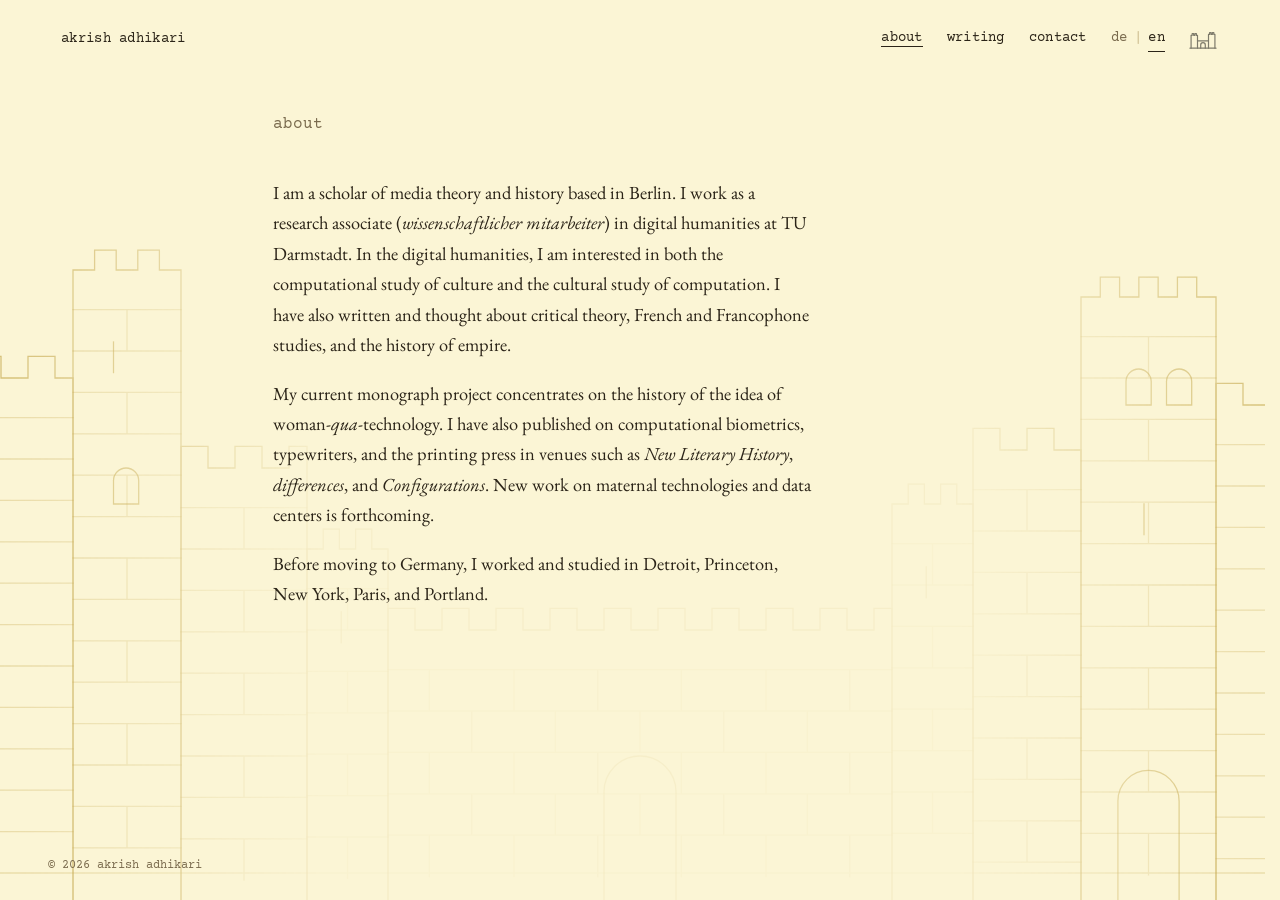
<file: about.html>
<!DOCTYPE html>
<html lang="en">
<head>
<meta charset="utf-8">
<meta name="viewport" content="width=device-width, initial-scale=1">
<title data-de="über mich: akrish adhikari">about: akrish adhikari</title>
<link rel="preconnect" href="https://fonts.googleapis.com">
<link href="https://fonts.googleapis.com/css2?family=Courier+Prime:ital@0;1&family=EB+Garamond:ital,wght@0,400;0,500;1,400&display=swap" rel="stylesheet">
<link rel="canonical" href="https://www.akrishadhikari.com/about.html">
<link rel="stylesheet" href="style-v26.css">
</head>
<body>
<nav>
  <a class="brand" href="index.html">akrish adhikari</a>
  <ul>
    <li><a href="about.html" aria-current="page" data-de="über mich">about</a></li>
    <li><a href="publications.html" data-de="schriften">writing</a></li>
    <li><a href="contact.html" data-de="kontakt">contact</a></li>
    <li class="lang"><button type="button" data-set-lang="de" lang="de">de</button><span aria-hidden="true">|</span><button type="button" data-set-lang="en" lang="en">en</button></li>
    <li><button class="fort-btn" id="fort" type="button" aria-label="Draw the fortress" title="fortress" data-de-aria-label="Festung zeichnen" data-de-title="festung"><svg viewBox="0 0 30 24" width="28" height="22" aria-hidden="true" fill="none" stroke="currentColor" stroke-width="1.3" stroke-linecap="round" stroke-linejoin="round"><path d="M2 22V8H3.2V6H4.8V8H6.2V6H7.8V8H9V22"/><path d="M9 14H21"/><path d="M21 22V7H22.2V5H23.8V7H25.2V5H26.8V7H28V22"/><path d="M12.5 22V18.5a2.5 2.5 0 0 1 5 0V22"/><path d="M0.8 22H29.2"/></svg></button></li>
  </ul>
</nav>
<main>
<div class="page">
  <h1 data-de="über mich">about</h1>
  <p data-de="Ich forsche zu Medientheorie und Mediengeschichte und lebe in Berlin. An der TU Darmstadt arbeite ich als wissenschaftlicher Mitarbeiter in den Digital Humanities. Dort interessiere ich mich sowohl für die computergestützte Erforschung der Kultur als auch für die kulturwissenschaftliche Erforschung des Computers. Außerdem habe ich mich mit kritischer Theorie, Französistik und Frankophonie-Studien sowie der Geschichte von Imperien beschäftigt.">I am a scholar of media theory and history based in Berlin. I work as a research associate (<i>wissenschaftlicher mitarbeiter</i>) in digital humanities at TU Darmstadt. In the digital humanities, I am interested in both the computational study of culture and the cultural study of computation. I have also written and thought about critical theory, French and Francophone studies, and the history of empire.</p>
  <p data-de="Mein aktuelles Buchprojekt widmet sich der Geschichte der Vorstellung von der Frau-&lt;i&gt;qua&lt;/i&gt;-Technologie. Außerdem habe ich zu computergestützter Biometrie, zur Schreibmaschine und zum Buchdruck publiziert, unter anderem in &lt;i&gt;New Literary History&lt;/i&gt;, &lt;i&gt;differences&lt;/i&gt; und &lt;i&gt;Configurations&lt;/i&gt;. Neue Arbeiten zu mütterlichen Technologien und Rechenzentren erscheinen demnächst.">My current monograph project concentrates on the history of the idea of woman-<i>qua</i>-technology. I have also published on computational biometrics, typewriters, and the printing press in venues such as <i>New Literary History</i>, <i>differences</i>, and <i>Configurations</i>. New work on maternal technologies and data centers is forthcoming.</p>
  <p data-de="Bevor ich nach Deutschland kam, habe ich in Detroit, Princeton, New York, Paris und Portland gearbeitet und studiert.">Before moving to Germany, I worked and studied in Detroit, Princeton, New York, Paris, and Portland.</p>
</div>
</main>
<footer>&copy; 2026 akrish adhikari</footer>
<script src="lang-v25.js"></script>
<script src="fortress-v24.js"></script>
</body>
</html>
</file>
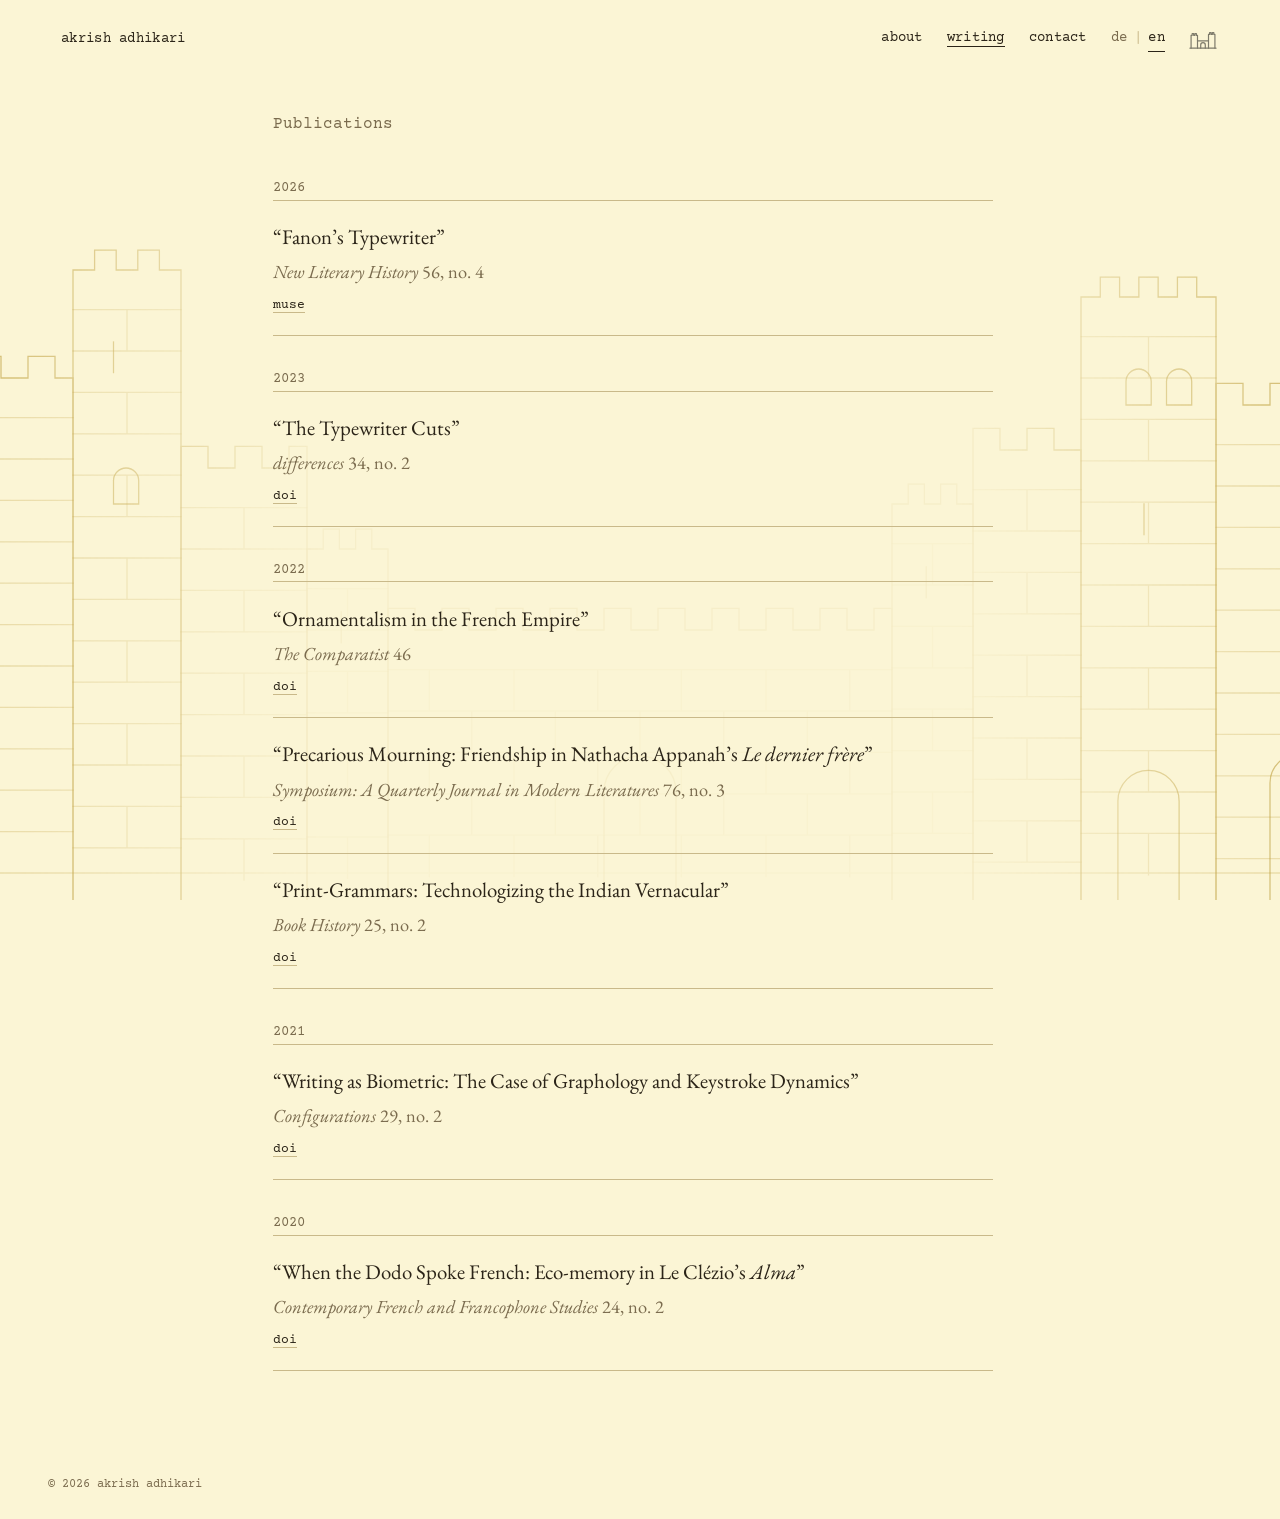
<file: publications.html>
<!DOCTYPE html>
<html lang="en">
<head>
<meta charset="utf-8">
<meta name="viewport" content="width=device-width, initial-scale=1">
<title data-de="schriften: akrish adhikari">publications: akrish adhikari</title>
<link rel="preconnect" href="https://fonts.googleapis.com">
<link href="https://fonts.googleapis.com/css2?family=Courier+Prime:ital@0;1&family=EB+Garamond:ital,wght@0,400;0,500;1,400&display=swap" rel="stylesheet">
<link rel="canonical" href="https://www.akrishadhikari.com/publications.html">
<link rel="stylesheet" href="style-v26.css">
</head>
<body>
<nav>
  <a class="brand" href="index.html">akrish adhikari</a>
  <ul>
    <li><a href="about.html" data-de="über mich">about</a></li>
    <li><a href="publications.html" aria-current="page" data-de="schriften">writing</a></li>
    <li><a href="contact.html" data-de="kontakt">contact</a></li>
    <li class="lang"><button type="button" data-set-lang="de" lang="de">de</button><span aria-hidden="true">|</span><button type="button" data-set-lang="en" lang="en">en</button></li>
    <li><button class="fort-btn" id="fort" type="button" aria-label="Draw the fortress" title="fortress" data-de-aria-label="Festung zeichnen" data-de-title="festung"><svg viewBox="0 0 30 24" width="28" height="22" aria-hidden="true" fill="none" stroke="currentColor" stroke-width="1.3" stroke-linecap="round" stroke-linejoin="round"><path d="M2 22V8H3.2V6H4.8V8H6.2V6H7.8V8H9V22"/><path d="M9 14H21"/><path d="M21 22V7H22.2V5H23.8V7H25.2V5H26.8V7H28V22"/><path d="M12.5 22V18.5a2.5 2.5 0 0 1 5 0V22"/><path d="M0.8 22H29.2"/></svg></button></li>
  </ul>
</nav>
<main>
<div class="page">
  <h1 data-de="Publikationen">Publications</h1>
  <p class="year">2026</p>
  <ul class="pubs">
    <li>
      <span class="title">“Fanon’s Typewriter”</span>
      <span class="meta" data-de="&lt;i&gt;New Literary History&lt;/i&gt; 56, Nr. 4"><i>New Literary History</i> 56, no. 4</span>
      <div class="links"><a href="https://muse.jhu.edu/pub/1/article/988542/summary">muse</a></div>
    </li>
  </ul>

  <p class="year">2023</p>
  <ul class="pubs">
    <li>
      <span class="title">“The Typewriter Cuts”</span>
      <span class="meta" data-de="&lt;i&gt;differences&lt;/i&gt; 34, Nr. 2"><i>differences</i> 34, no. 2</span>
      <div class="links"><a href="https://doi.org/10.1215/10407391-10713847">doi</a></div>
    </li>
  </ul>

  <p class="year">2022</p>
  <ul class="pubs">
    <li>
      <span class="title">“Ornamentalism in the French Empire”</span>
      <span class="meta"><i>The Comparatist</i> 46</span>
      <div class="links"><a href="https://doi.org/10.1353/com.2022.0006">doi</a></div>
    </li>
    <li>
      <span class="title">“Precarious Mourning: Friendship in Nathacha Appanah’s <i>Le dernier frère</i>”</span>
      <span class="meta" data-de="&lt;i&gt;Symposium: A Quarterly Journal in Modern Literatures&lt;/i&gt; 76, Nr. 3"><i>Symposium: A Quarterly Journal in Modern Literatures</i> 76, no. 3</span>
      <div class="links"><a href="https://doi.org/10.1080/00397709.2022.2127195">doi</a></div>
    </li>
    <li>
      <span class="title">“Print-Grammars: Technologizing the Indian Vernacular”</span>
      <span class="meta" data-de="&lt;i&gt;Book History&lt;/i&gt; 25, Nr. 2"><i>Book History</i> 25, no. 2</span>
      <div class="links"><a href="https://doi.org/10.1353/bh.2022.0013">doi</a></div>
    </li>
  </ul>

  <p class="year">2021</p>
  <ul class="pubs">
    <li>
      <span class="title">“Writing as Biometric: The Case of Graphology and Keystroke Dynamics”</span>
      <span class="meta" data-de="&lt;i&gt;Configurations&lt;/i&gt; 29, Nr. 2"><i>Configurations</i> 29, no. 2</span>
      <div class="links"><a href="https://doi.org/10.1353/con.2021.0010">doi</a></div>
    </li>
  </ul>

  <p class="year">2020</p>
  <ul class="pubs">
    <li>
      <span class="title">“When the Dodo Spoke French: Eco-memory in Le Clézio’s <i>Alma</i>”</span>
      <span class="meta" data-de="&lt;i&gt;Contemporary French and Francophone Studies&lt;/i&gt; 24, Nr. 2"><i>Contemporary French and Francophone Studies</i> 24, no. 2</span>
      <div class="links"><a href="https://doi.org/10.1080/17409292.2020.1782110">doi</a></div>
    </li>
  </ul>
</div>
</main>
<footer>&copy; 2026 akrish adhikari</footer>
<script src="lang-v25.js"></script>
<script src="fortress-v24.js"></script>
</body>
</html>
</file>
<file: style-v26.css>
/* ============ EDIT THESE FIRST ============ */
:root{
  --bg:   #FBF5D5;   /* light yellow page */
  --ink:  #2B2418;   /* text, warm near-black */
  --soft: #7A6B4E;   /* secondary text */
  --rule: #C9B98A;   /* thin lines */
  --mono: "Courier Prime", "Courier New", monospace;
  --serif:"EB Garamond", Georgia, serif;
}

*{box-sizing:border-box}
html{scrollbar-gutter:stable}  /* reserve the scrollbar's space so short and long pages don't shift */
body{
  margin:0;min-height:100vh;
  background:var(--bg);color:var(--ink);
  font-family:var(--serif);font-size:1.15rem;line-height:1.65;
  display:flex;flex-direction:column;
}
a{color:inherit;text-decoration:none;border-bottom:1px solid var(--rule)}
a:hover{border-color:var(--ink)}
a:focus-visible{outline:1px dashed var(--ink);outline-offset:3px}
img{display:block;max-width:100%}
h1,h2,h3{font-weight:400;margin:0}
p{margin:0 0 1em;max-width:60ch}
i,em{font-style:italic}

/* nav — typewriter, always the same on every page */
nav{
  font-family:var(--mono);font-size:.9rem;letter-spacing:.02em;
  display:flex;justify-content:space-between;align-items:center;
  padding:1.5rem clamp(1.2rem,4vw,3rem);
}
nav ul{list-style:none;display:flex;flex-wrap:wrap;align-items:center;gap:1.5rem;margin:0;padding:0}
nav a{border:0}
nav a[aria-current]{border-bottom:1px solid var(--ink)}
nav .brand{border:2px solid transparent;padding:.25rem .7rem;line-height:1.3;transition:border-color .3s ease}
nav .brand:hover,nav .brand:focus-visible{border-color:#000}

main{flex:1}

/* home — photo centred, nothing else */
.home{display:flex;flex-direction:column;align-items:center;justify-content:center;padding:1rem 1.5rem 3rem}
.home figure{margin:0;text-align:center}
.home img{
  max-height:70vh;width:auto;max-width:90vw;
  border:1px solid rgba(43,36,24,.25);      /* faint print edge */
  filter:contrast(.97) saturate(.95);        /* keeps film tones soft; remove if you prefer */
}

/* inner pages */
.page{width:min(720px,92vw);margin:0 auto;padding:2rem 0 5rem}
.page h1{font-family:var(--mono);font-size:1rem;color:var(--soft);margin-bottom:2.5rem}
.page h2{font-size:1.6rem;margin:2.5rem 0 .75rem}

.pubs{list-style:none;margin:0;padding:0}
.pubs li{padding:1.2rem 0;border-top:1px solid var(--rule)}
.pubs li:last-child{border-bottom:1px solid var(--rule)}
.pubs .title{font-size:1.3rem;display:block}
.pubs .meta{color:var(--soft);display:block;margin-top:.15rem}
.pubs .links{font-family:var(--mono);font-size:.8rem;margin-top:.5rem}
.pubs .links a{margin-right:1.2rem}
.year{font-family:var(--mono);font-size:.85rem;color:var(--soft);margin:2rem 0 0}

/* photos on inner pages — same size and caption as the home page */
.page .photo{margin:3rem 0 0;text-align:center}
.page .photo img{
  max-height:70vh;width:auto;max-width:100%;margin:0 auto;
  border:1px solid rgba(43,36,24,.25);
  filter:contrast(.97) saturate(.95);
}
figcaption{font-family:var(--mono);font-size:.8rem;color:var(--soft);margin-top:1rem;text-align:center}

.contact-list{list-style:none;padding:0;margin:0;font-size:1.3rem;line-height:2.2}
.contact-list span{font-family:var(--mono);font-size:.8rem;color:var(--soft);display:inline-block;width:8rem}

footer{font-family:var(--mono);font-size:.75rem;color:var(--soft);padding:1.5rem clamp(1.2rem,4vw,3rem)}

@media (max-width:600px){
  nav{flex-direction:column;gap:.8rem;align-items:flex-start;position:relative}
  /* de | en and the fortress icon sit on the top row, opposite the name */
  nav li.lang,nav li:last-child{position:absolute;top:1.5rem;height:2rem;display:flex;align-items:center}
  nav li:last-child{right:clamp(1.2rem,4vw,3rem)}
  nav li.lang{right:calc(clamp(1.2rem,4vw,3rem) + 28px + 1rem)}
  .contact-list span{display:block;width:auto;line-height:1.2;margin-top:.8rem}
}

.sr-only{position:absolute;width:1px;height:1px;overflow:hidden;clip:rect(0 0 0 0);white-space:nowrap}

/* fortress backdrop — fades out behind the text column */
body::before{
  content:"";position:fixed;inset:0;z-index:-1;pointer-events:none;
  background:url(images/fortress-v24.svg) no-repeat center bottom / cover;
  -webkit-mask-image:linear-gradient(90deg,#000 0,rgba(0,0,0,.12) 25%,rgba(0,0,0,.12) 75%,#000 100%);
          mask-image:linear-gradient(90deg,#000 0,rgba(0,0,0,.12) 25%,rgba(0,0,0,.12) 75%,#000 100%);
}
/* landing page: the whole fortress at a flat 30% */
.home-page::before{-webkit-mask-image:none;mask-image:none;opacity:.3}
@media (max-width:600px){body::before{-webkit-mask-image:none;mask-image:none;opacity:.35}.home-page::before{opacity:.3}}

/* nav icon: draws the fortress, then everything fades back */
body::before{transition:opacity .9s ease}
main,footer{transition:opacity .9s ease}
.fort-btn{
  display:block;background:none;border:0;padding:0;margin:0;cursor:pointer;
  color:#000;opacity:.5;transition:opacity .45s ease;line-height:0;
  align-self:center;
}
.fort-btn:hover,.fort-btn:focus-visible{opacity:1}
.fort-btn:focus-visible{outline:1px dashed var(--ink);outline-offset:4px}
.fort-btn:disabled{opacity:1;cursor:default}
body.drawing::before{opacity:0}
body.drawing main,body.drawing footer{opacity:0}
.fort-draw{position:fixed;inset:0;z-index:-1;pointer-events:none}
.fort-draw svg{width:100%;height:100%;display:block}

/* de | en switch */
.lang{display:flex;align-items:center;gap:.4rem}
.lang button{font:inherit;letter-spacing:inherit;color:var(--soft);background:none;border:0;padding:0;cursor:pointer;transition:color .3s ease}
.lang button:hover,.lang button:focus-visible{color:var(--ink)}
.lang button:focus-visible{outline:1px dashed var(--ink);outline-offset:3px}
.lang button[aria-pressed="true"]{color:var(--ink);border-bottom:1px solid var(--ink)}
.lang span{color:var(--rule)}
/* each word is wrapped in .dw only while the switch animation runs */
.dw{display:inline-block;will-change:transform,opacity}
</file>
